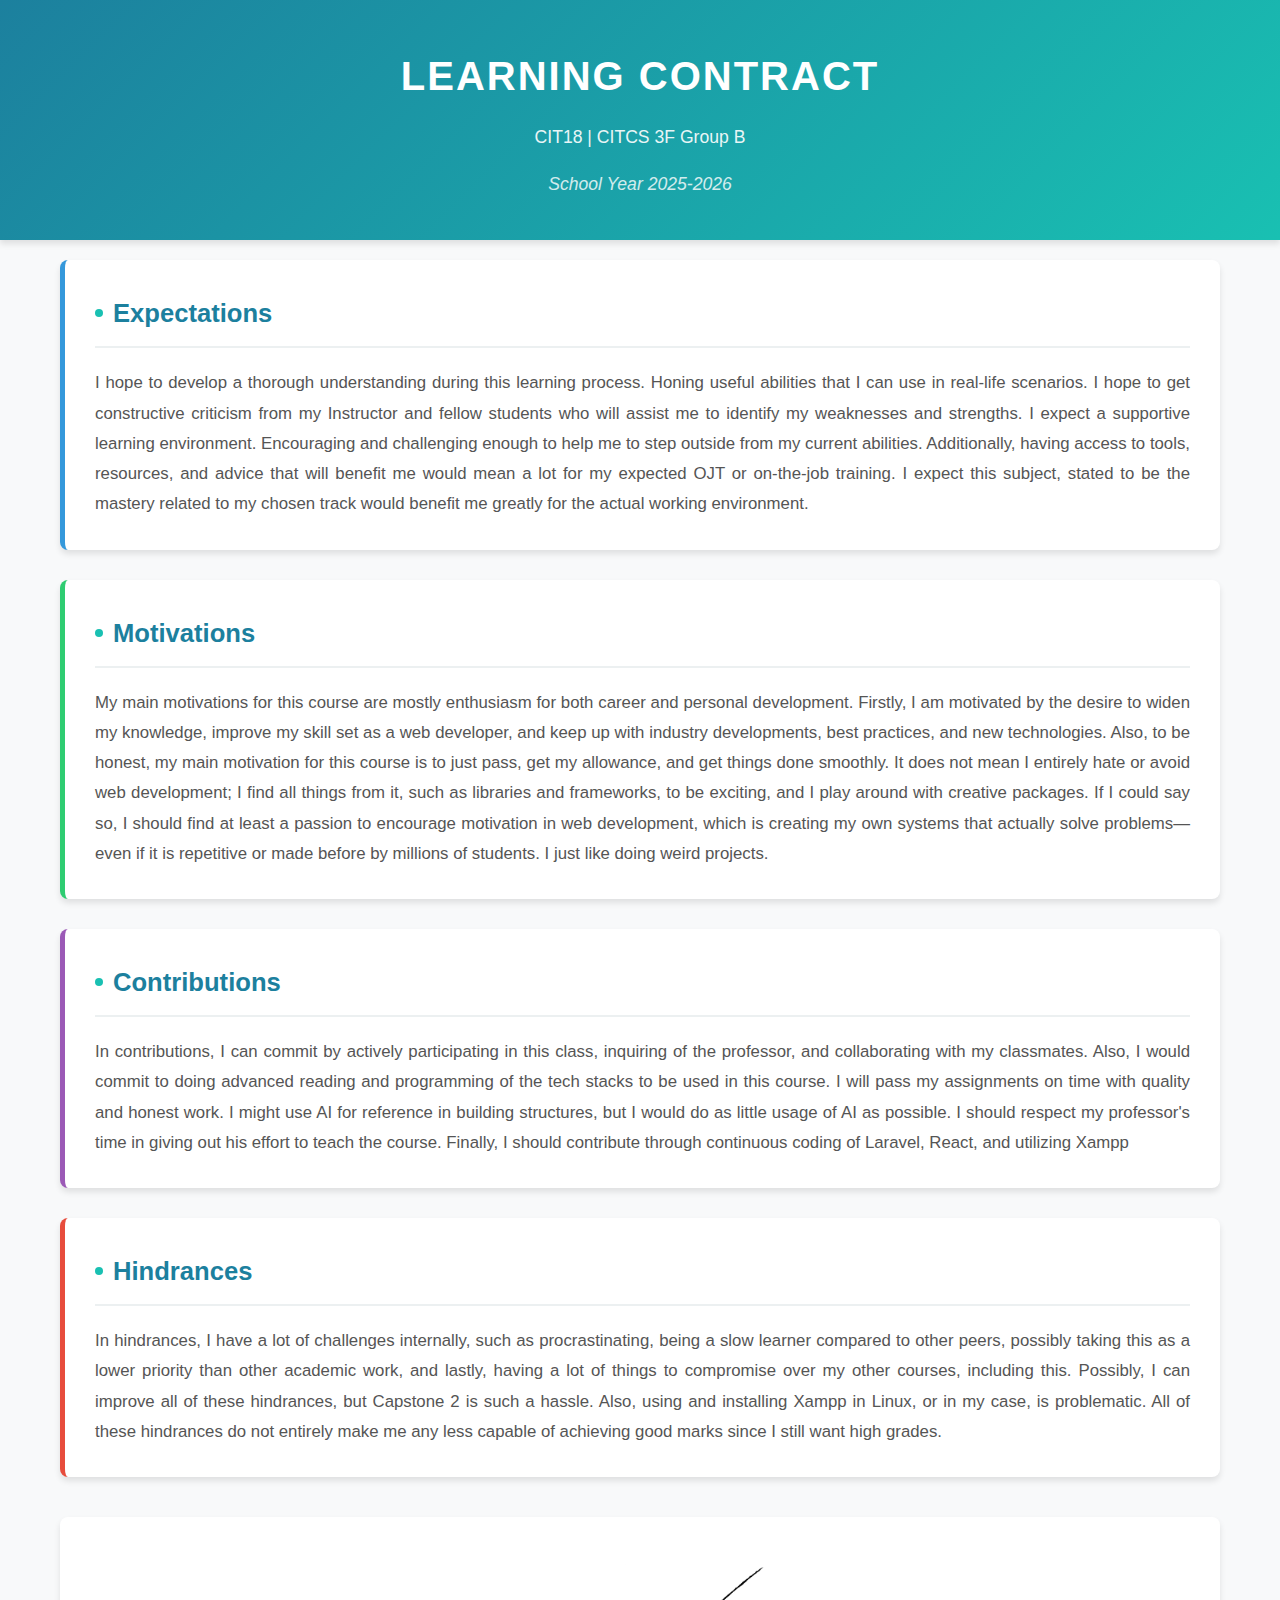
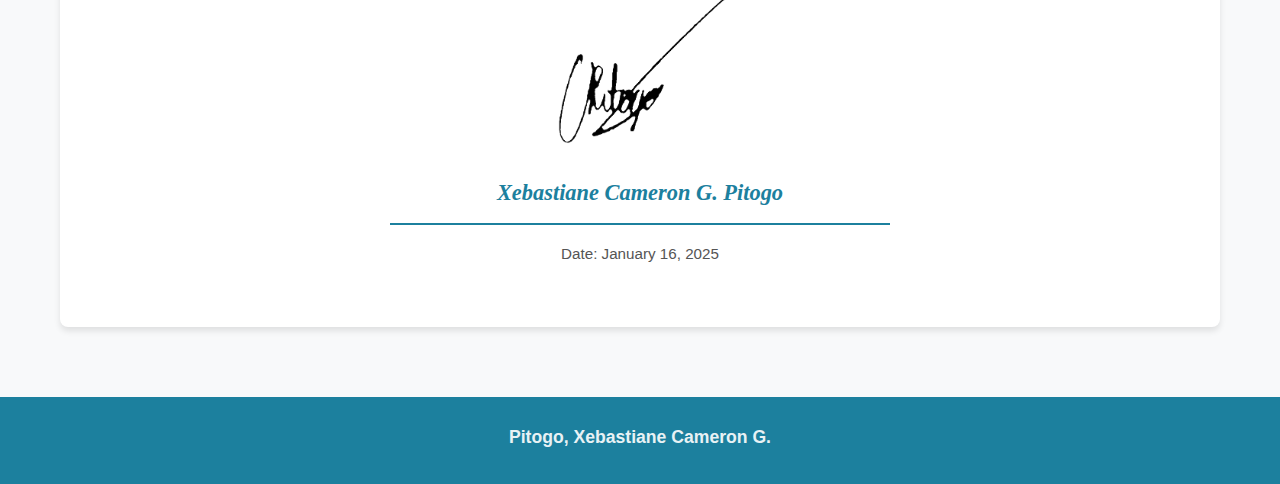
<file: index.html>
<!DOCTYPE html>
<html lang="en">
  <head>
    <meta charset="UTF-8" />
    <meta http-equiv="refresh" content="0; url=learning-contract.html" />
    <title></title>
  </head>
  <body>
    <a href="learning-contract.html">Click here kasi hindi index yung intended file po.</a>
  </body>
</html>
</file>
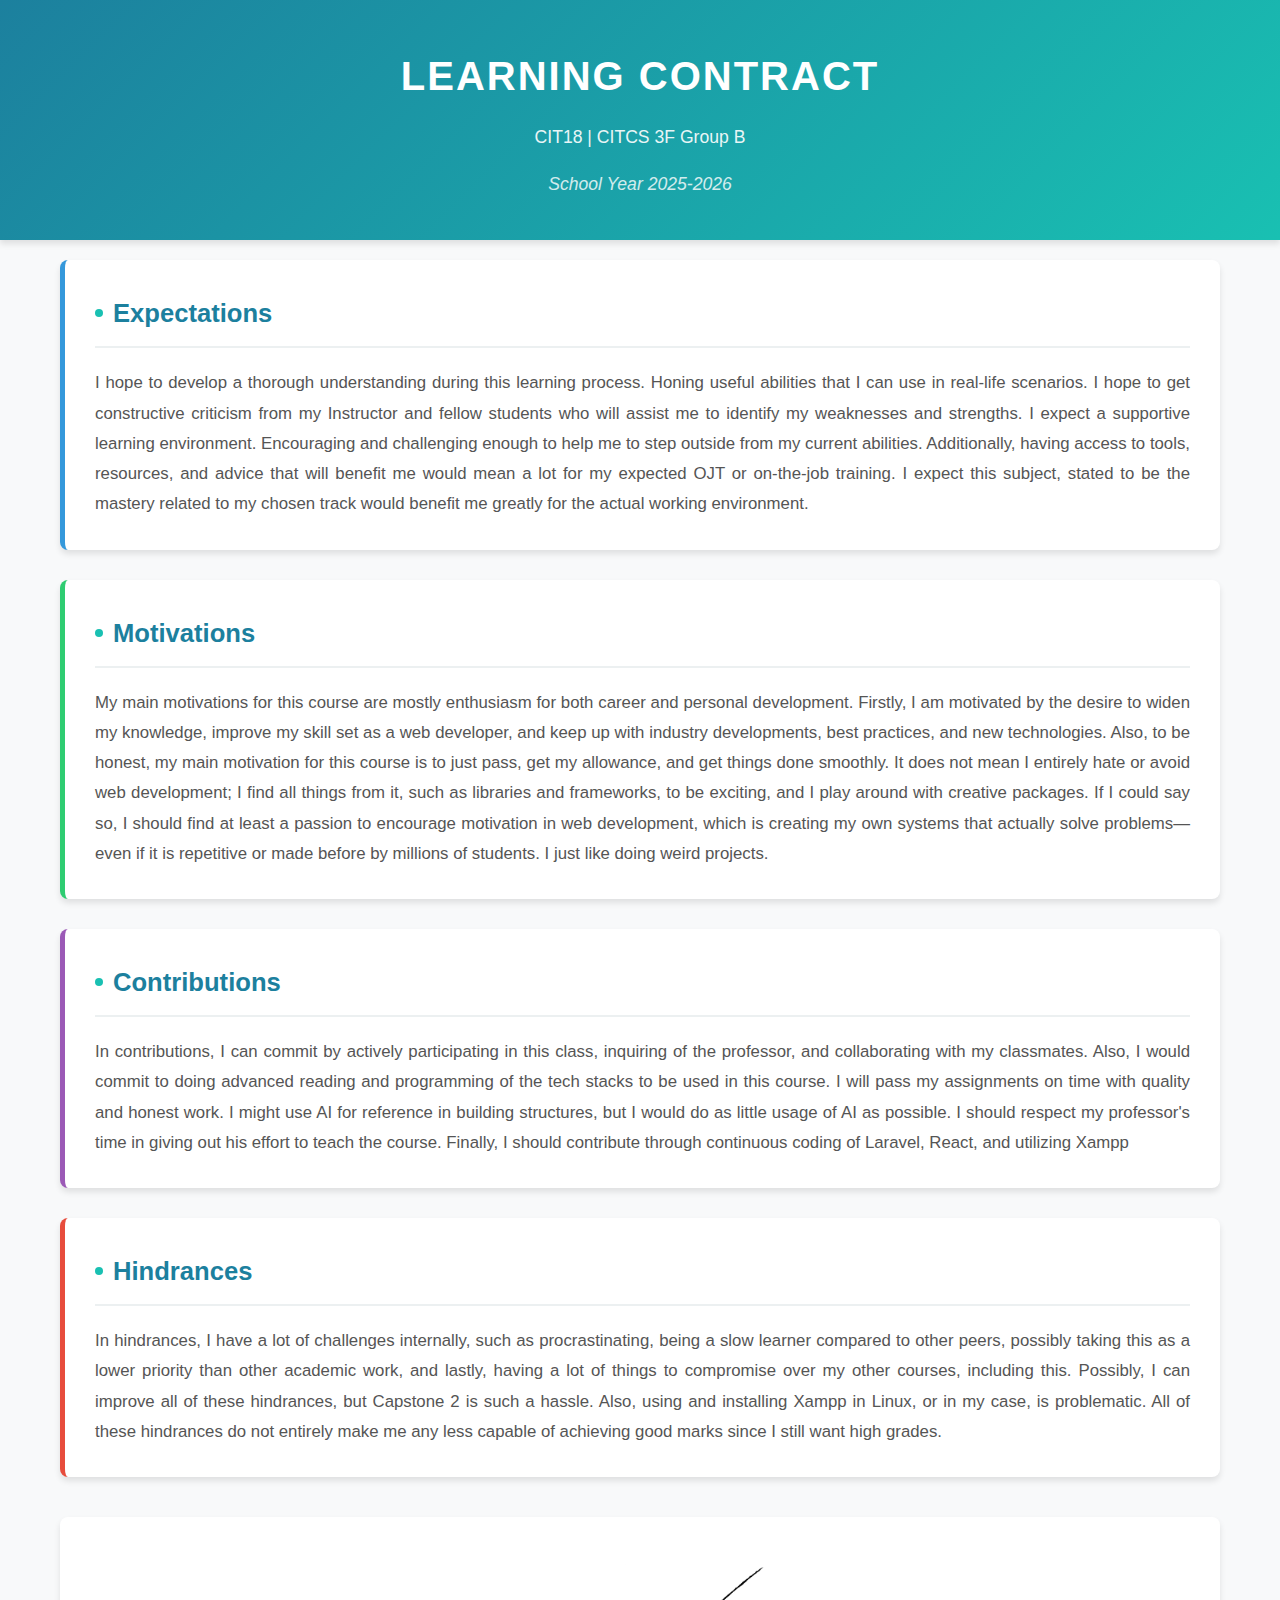
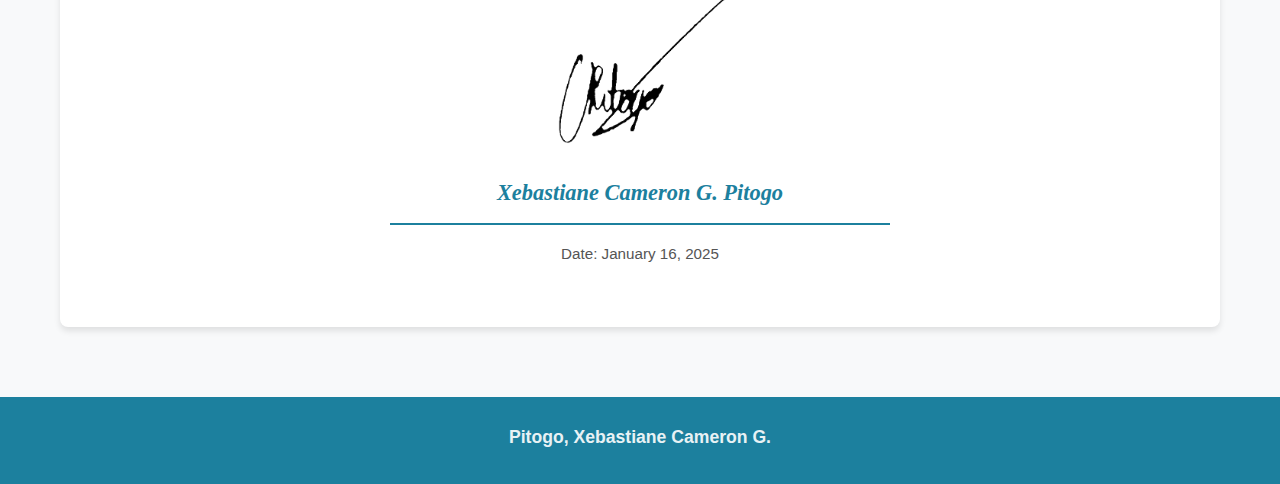
<file: learning-contract.html>
<!DOCTYPE html>
<html lang="en">

<head>
    <meta charset="UTF-8">
    <meta name="viewport" content="width=device-width, initial-scale=1.0">
    <title>Pitogo's Learning Contract</title>
    <link rel="stylesheet" href="styles.css">
</head>

<body>
    <header>
        <h1>Learning Contract</h1>
        <p>CIT18 | CITCS 3F Group B</p>
        <p class="date">School Year 2025-2026</p>
    </header>

    <main class="container">

        <!-- Expectations Section -->
        <section id="expectations">
            <h2>Expectations</h2>
            <p>
                I hope to develop a thorough understanding during this learning process.
                Honing useful abilities that I can use in real-life scenarios. I hope to get constructive criticism from
                my
                Instructor and fellow students who will assist me to identify my weaknesses and strengths. I expect a
                supportive learning environment.
                Encouraging and challenging enough to help me to step outside from my current abilities. Additionally,
                having access to tools, resources, and advice that will benefit me would mean a lot for my expected OJT
                or on-the-job training.
                I expect this subject, stated to be the mastery related to my chosen track would benefit me greatly for
                the actual working environment.
            </p>
        </section>

        <!-- Motivations Section -->
        <section id="motivations">
            <h2>Motivations</h2>
            <p>
                My main motivations for this course are mostly enthusiasm for both career and personal development.
                Firstly, I am motivated by the desire to widen my knowledge, improve my skill set as a web developer,
                and keep up with industry developments, best practices, and new technologies. Also, to be honest, my
                main motivation for this course is to just pass, get my allowance, and get things done smoothly. It does
                not mean I entirely hate or avoid web development; I find all things from it, such as libraries and
                frameworks, to be exciting, and I play around with creative packages. If I could say so, I should find
                at least a passion to encourage motivation in web development, which is creating my own systems that
                actually solve problems—even if it is repetitive or made before by millions of students. I just like
                doing weird projects.
            </p>
        </section>

        <!-- Contributions Section -->
        <section id="contributions">
            <h2>Contributions</h2>
            <p>
                In contributions, I can commit by actively participating in this class, inquiring of the professor, and
                collaborating with my classmates. Also, I would commit to doing advanced reading and programming of the
                tech stacks to be used in this course. I will pass my assignments on time with quality and honest work.
                I might use AI for reference in building structures, but I would do as little usage of AI as possible. I
                should respect my professor's time in giving out his effort to teach the course. Finally, I should
                contribute through continuous coding of Laravel, React, and utilizing Xampp
        </section>

        <!-- Hindrances Section -->
        <section id="hindrances">
            <h2>Hindrances</h2>
            <p>
                In hindrances, I have a lot of challenges internally, such as procrastinating, being a slow learner
                compared to other peers, possibly taking this as a lower priority than other academic work, and lastly,
                having a lot of things to compromise over my other courses, including this. Possibly, I can improve all
                of these hindrances, but Capstone 2 is such a hassle. Also, using and installing Xampp in Linux, or in
                my case, is problematic. All of these hindrances do not entirely make me any less capable of achieving
                good marks since I still want high grades.
            </p>
        </section>

        <!-- Signature Section -->
        <aside class="signature-section">
            <img src="BasteSignature.png" alt="Learning Contract Logo" class="footer-logo" width="300rem">
            <div class="signature-line">
                <span class="signer-name">Xebastiane Cameron G. Pitogo</span>
            </div>
            <p class="signature-date">Date: January 16, 2025</p>
        </aside>

    </main>

    <!-- Footer Section -->
    <footer>
        <p class="author">Pitogo, Xebastiane Cameron G.</p>
    </footer>

</body>

</html>
</file>
<file: styles.css>
:root {
    --primary-color: #1c809e;
    --secondary-color: #19c0b2;
    --accent-color: #e74c3c;
    --background-color: #f8f9fa;
    --text-color: #333333;
    --light-gray: #ecf0f1;
    --white: #ffffff;
    --shadow: 0 4px 6px rgba(0, 0, 0, 0.1);
    --border-radius: 8px;
}

* {
    margin: 0;
    padding: 0;
    box-sizing: border-box;
}

html {
    scroll-behavior: smooth;
}

body {
    font-family: 'Segoe UI', Tahoma, Geneva, Verdana, sans-serif;
    line-height: 1.8;
    color: var(--text-color);
    background-color: var(--background-color);
    min-height: 100vh;
}

.container {
    max-width: 1200px;
    margin: 0 auto;
    padding: 20px;
}


header {
    background: linear-gradient(135deg, var(--primary-color), var(--secondary-color));
    color: var(--white);
    padding: 40px 20px;
    text-align: center;
    box-shadow: var(--shadow);
}

header h1 {
    font-size: 2.5rem;
    margin-bottom: 10px;
    letter-spacing: 2px;
    text-transform: uppercase;
}

header p {
    font-size: 1.1rem;
    opacity: 0.9;
}

.date {
    margin-top: 15px;
    font-style: italic;
    opacity: 0.8;
}


main {
    padding: 40px 0;
}

/* Sections */
section {
    background-color: var(--white);
    margin-bottom: 30px;
    padding: 30px;
    border-radius: var(--border-radius);
    box-shadow: var(--shadow);
    border-left: 5px solid var(--secondary-color);
    transition: transform 0.3s ease, box-shadow 0.3s ease;
}

section:hover {
    transform: translateY(-3px);
    box-shadow: 0 8px 15px rgba(0, 0, 0, 0.15);
}

section:nth-child(1) {
    border-left-color: #3498db;
}

section:nth-child(2) {
    border-left-color: #2ecc71;
}

section:nth-child(3) {
    border-left-color: #9b59b6;
}

section:nth-child(4) {
    border-left-color: #e74c3c;
}

section h2 {
    color: var(--primary-color);
    font-size: 1.6rem;
    margin-bottom: 20px;
    padding-bottom: 10px;
    border-bottom: 2px solid var(--light-gray);
    display: flex;
    align-items: center;
    gap: 10px;
}

section h2::before {
    content: '';
    display: inline-block;
    width: 8px;
    height: 8px;
    background-color: var(--secondary-color);
    border-radius: 50%;
}

section p {
    text-align: justify;
    color: #555;
    font-size: 1.05rem;
}

.signature-section {
    background-color: var(--white);
    padding: 40px;
    border-radius: var(--border-radius);
    box-shadow: var(--shadow);
    text-align: center;
    margin-top: 40px;
}

.signature-section h3 {
    color: var(--primary-color);
    margin-bottom: 30px;
    font-size: 1.3rem;
}

.signature-section p {
    color: #555;
    margin-bottom: 20px;
}

.signature-line {
    border-bottom: 2px solid var(--primary-color);
    width: 500px;
    margin: 0 auto 10px;
    padding-bottom: 10px;
}

.signer-name {
    font-size: 1.4rem;
    font-weight: bold;
    color: var(--primary-color);
    font-family: 'Georgia', serif;
    font-style: italic;
}

.signature-date {
    color: #777;
    margin-top: 15px;
    font-size: 0.95rem;
}

/* Footer */
footer {
    background-color: var(--primary-color);
    color: var(--white);
    text-align: center;
    padding: 25px 20px;
    margin-top: 50px;
}

footer p {
    font-size: 0.95rem;
    opacity: 0.9;
}

footer .author {
    font-weight: bold;
    font-size: 1.1rem;
    margin-bottom: 5px;
}

/* Mobile */
@media screen and (max-width: 768px) {
    header h1 {
        font-size: 1.8rem;
    }

    header p {
        font-size: 1rem;
    }

    .container {
        padding: 15px;
    }

    section {
        padding: 20px;
        margin-bottom: 20px;
    }

    section h2 {
        font-size: 1.3rem;
    }

    section p {
        font-size: 1rem;
        text-align: left;
    }

    .signature-section {
        padding: 25px;
    }

    .signature-line {
        width: 100%;
        max-width: 250px;
    }

    .signer-name {
        font-size: 1.2rem;
    }
}

@media screen and (max-width: 480px) {
    header {
        padding: 30px 15px;
    }

    header h1 {
        font-size: 1.5rem;
        letter-spacing: 1px;
    }

    section {
        padding: 15px;
        border-left-width: 4px;
    }

    section h2 {
        font-size: 1.15rem;
    }

    section h2::before {
        width: 6px;
        height: 6px;
    }

    section p {
        font-size: 0.95rem;
        line-height: 1.7;
    }

    main {
        padding: 20px 0;
    }

    .signature-section {
        padding: 20px 15px;
    }

    .signature-section h3 {
        font-size: 1.1rem;
    }

    footer {
        padding: 20px 15px;
    }
}
</file>
